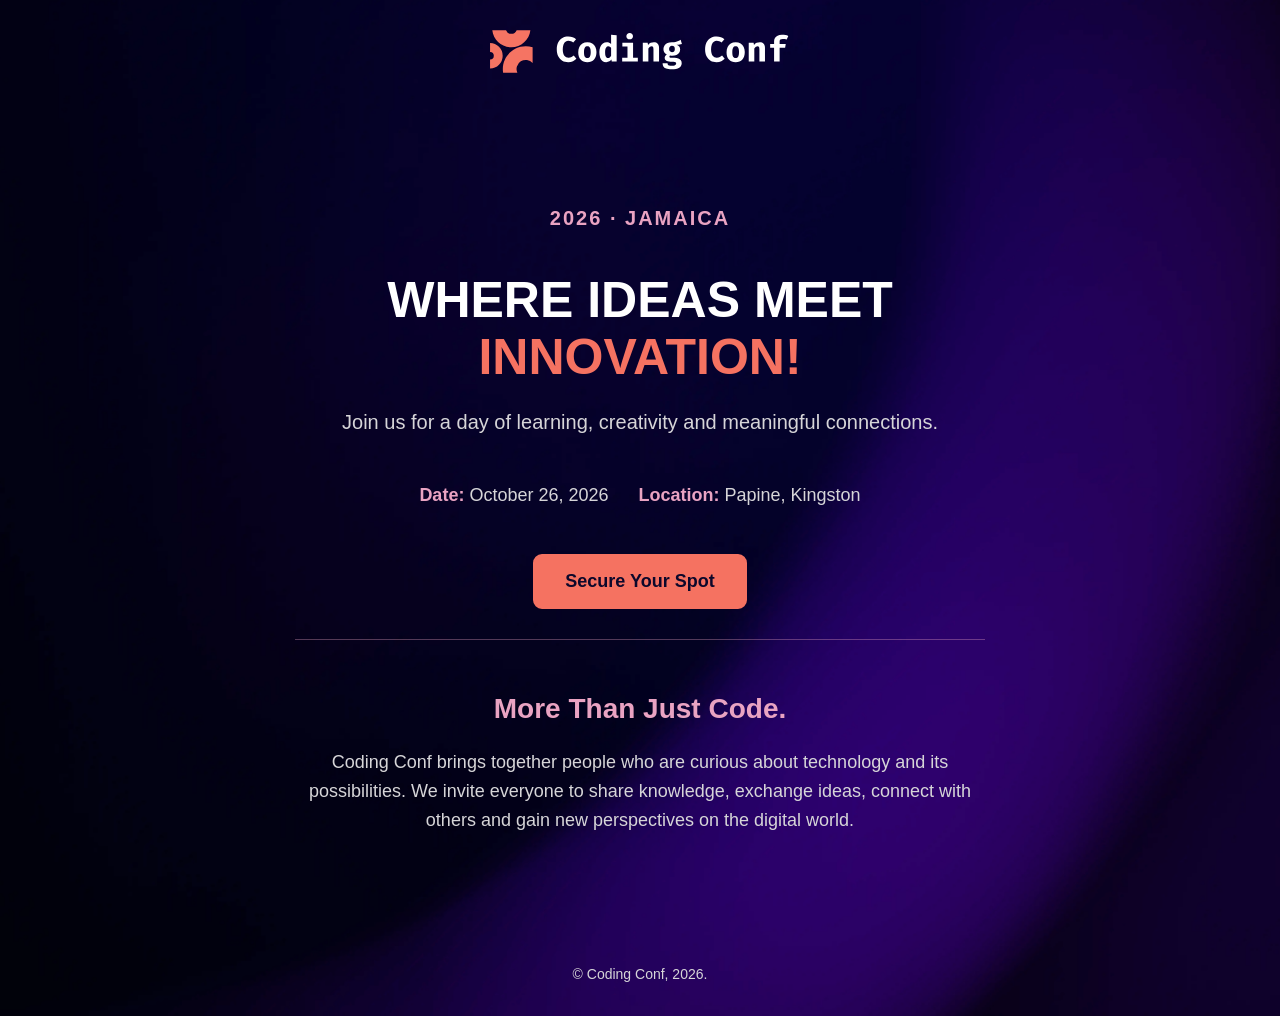
<file: index.html>
<!DOCTYPE html>
<html lang="en">
<head>
<meta charset="UTF-8">
<meta name="viewport" content="width=device-width, initial-scale=1.0">
<meta http-equiv="refresh" content="0; url=HTML/index.html">
<title>Coding Conf 2026</title>
</head>
<body>
<p>If you are not redirected, <a href="HTML/index.html">Click here to visit Coding Conf 2026.</a></p>
</body>
</html>
</file>
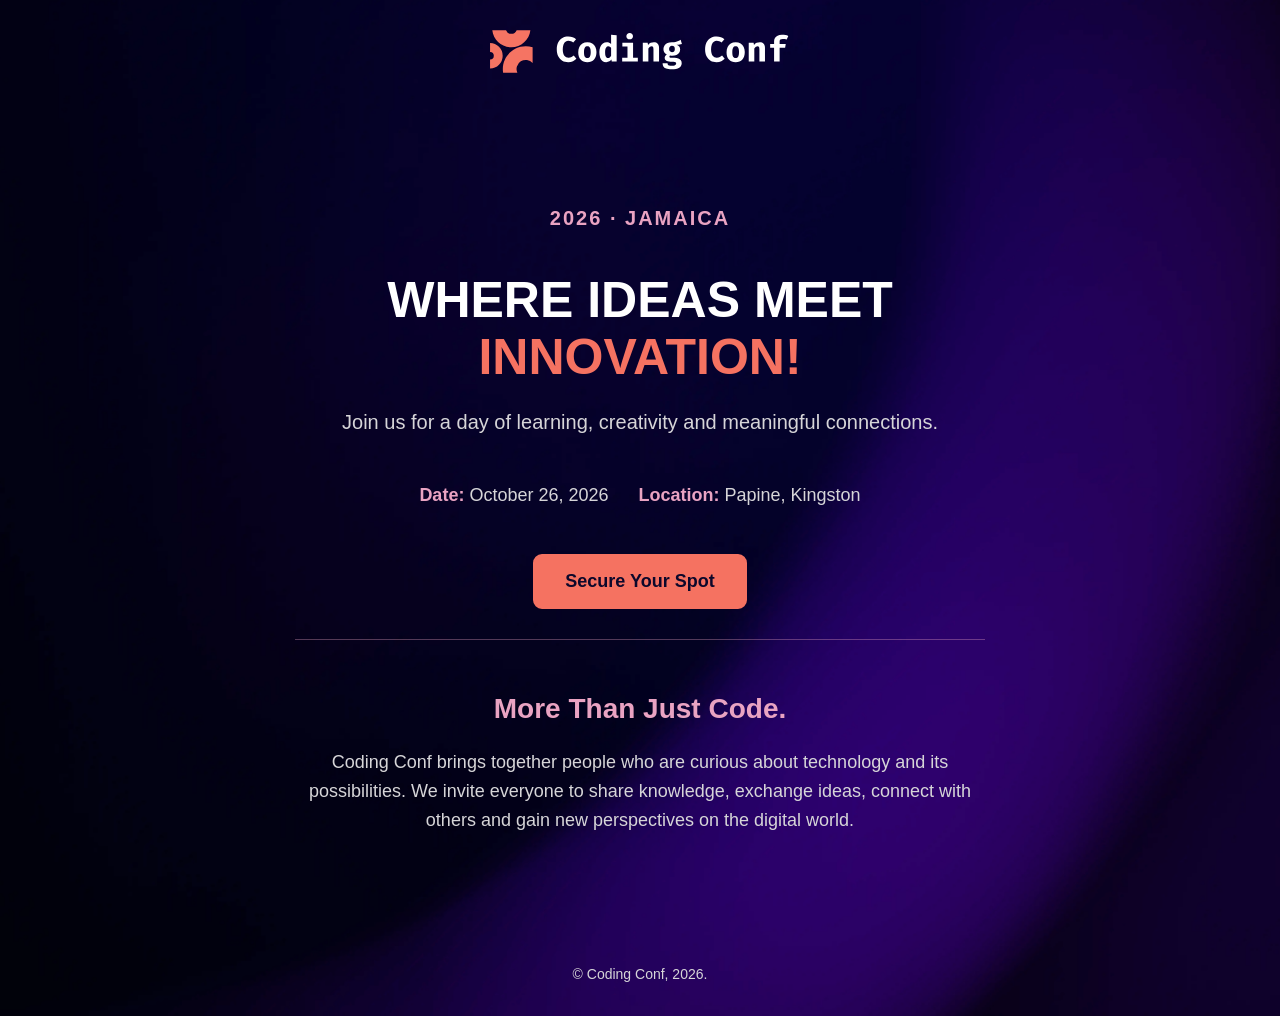
<file: HTML/index.html>
<!-- Jasmin Nelson -->
<!-- Student ID: 2303868 -->
<!-- Web Programming Individual Assignment 2 -->
<!-- HTML for the Homepage of Registration Website -->

<!DOCTYPE html>
<html lang="en">

<head>
<meta charset="UTF-8">
<meta name="viewport" content="width=device-width, initial-scale=1.0"> <!-- To adjust the website to different devices -->

<title>Coding Conf 2026 | Home</title> <!-- Browser tab -->

<link rel="icon" href="../assets/favicon-32x32.png"> <!-- Browser tab icon -->
<link rel="stylesheet" href="../css/style.css"> <!-- Connects CSS file -->
</head>

<body>

<header>
<a href="index.html" aria-label="Coding Conf home"> <!-- Logo links to the homepage -->
<img src="../assets/logo-full.svg" alt="Coding Conf logo"> <!-- Coding Conf logo -->
</a>
</header>

<main>

<section class="welcome">

<p class="eyebrow">2026 · JAMAICA</p> <!-- Intro line above heading -->

<h1>WHERE IDEAS MEET <span>INNOVATION!</span></h1>

<p>Join us for a day of learning, creativity and meaningful connections.</p>

<div class="event-info">
<p><strong>Date:</strong> October 26, 2026</p>
<p><strong>Location:</strong> Papine, Kingston</p>
</div>

<a href="login.html" class="register-button">Secure Your Spot</a>

</section>

<section class="about">

<h2>More Than Just Code.</h2>

<p>Coding Conf brings together people who are curious about technology and its possibilities. We invite everyone to share knowledge, exchange ideas, connect with others and gain new perspectives on the digital world.</p>

</section>

</main>

<footer>
<p>&copy; Coding Conf, 2026.</p>
</footer>

</body>
</html>
</file>
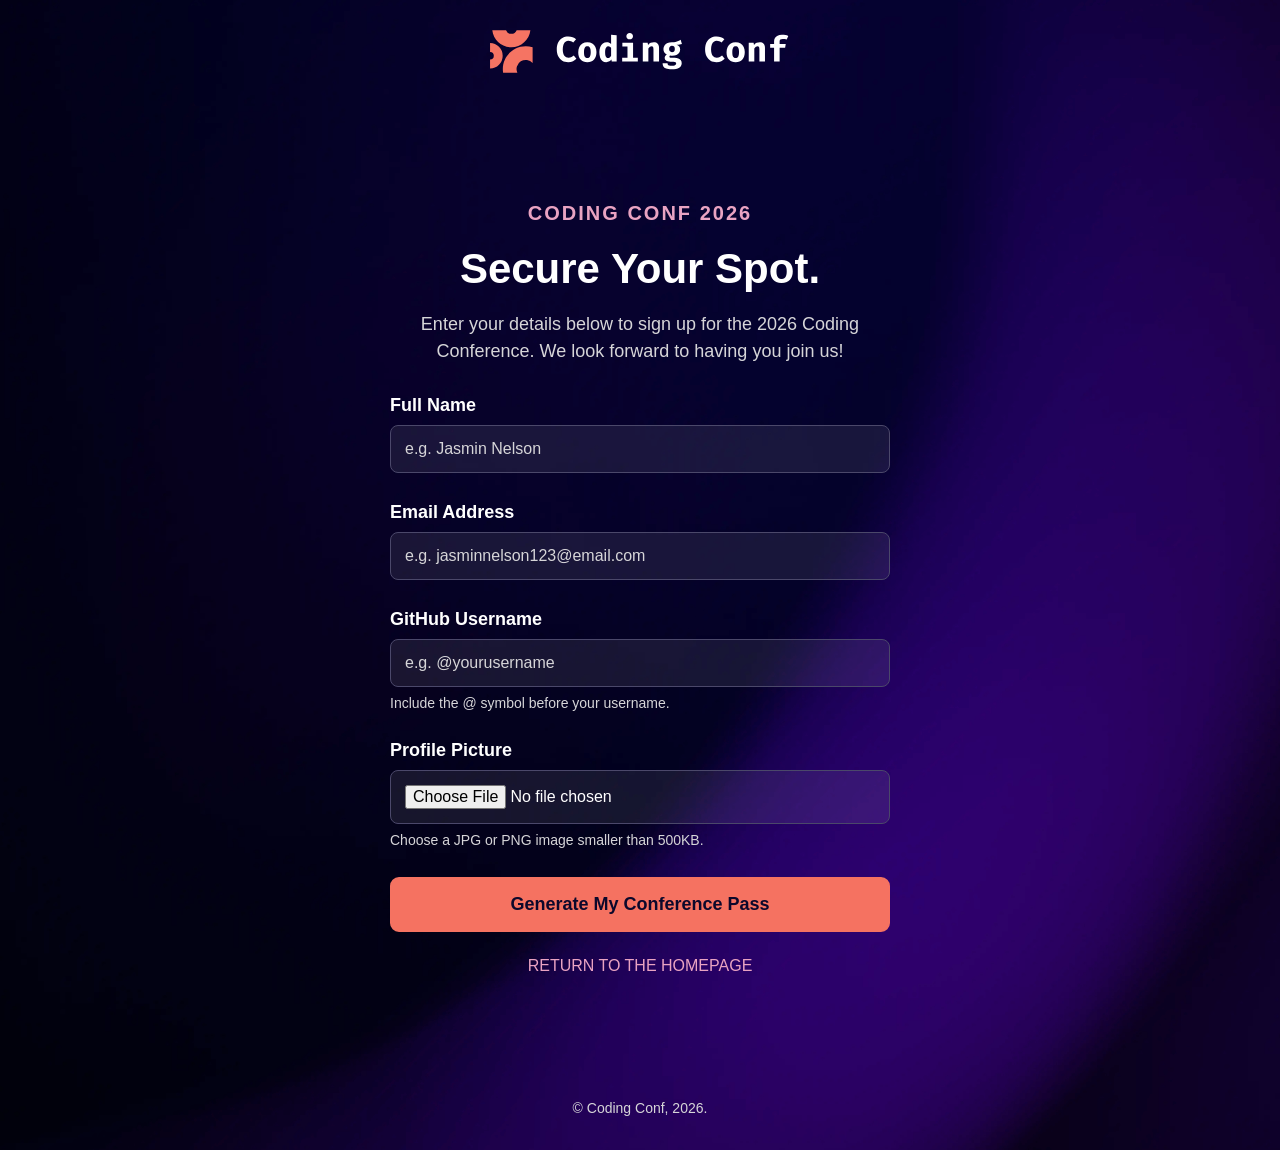
<file: HTML/login.html>
<!-- Jasmin Nelson -->
<!-- Student ID: 2303868 -->
<!-- Web Programming Individual Assignment 2 -->
<!-- HTML for the login page of Registration Website -->

<!DOCTYPE html>
<html lang="en">

<head>
<meta charset="UTF-8">
<meta name="viewport" content="width=device-width, initial-scale=1.0">

<title>Register | Coding Conf 2026</title>

<link rel="icon" href="../assets/favicon-32x32.png">
<link rel="stylesheet" href="../css/style.css">
</head>

<body>

<header>
<a href="index.html" aria-label="Coding Conf home">
<img src="../assets/logo-full.svg" alt="Coding Conf logo">
</a>
</header>

<main>

<section class="registration"> <!-- The registration form section -->
<p class="eyebrow">CODING CONF 2026</p>
<h1>Secure Your Spot.</h1>
<p class="registration-intro">Enter your details below to sign up for the 2026 Coding Conference. We look forward to having you join us!</p>

<form id="registrationForm" novalidate> <!-- JavaScript checks the form and displays errors -->

<div class="form-group"> <!-- Name field -->
<label for="fullName">Full Name</label>
<input type="text" id="fullName" name="fullName" placeholder="e.g. Jasmin Nelson" 
autocomplete="name" required aria-describedby="nameError">
<small class="error-message" id="nameError" aria-live="polite"></small>
</div>

<div class="form-group"> <!-- Email field -->
<label for="email">Email Address</label>
<input type="email" id="email" name="email" placeholder="e.g. jasminnelson123@email.com" 
autocomplete="email" required aria-describedby="emailError">
<small class="error-message" id="emailError" aria-live="polite"></small>
</div>

<div class="form-group"> <!-- GitHub username field -->
<label for="github">GitHub Username</label>
<input type="text" id="github" name="github" placeholder="e.g. @yourusername" required aria-describedby="githubHint githubError">
<small class="input-hint" id="githubHint">Include the @ symbol before your username.</small>
<small class="error-message" id="githubError" aria-live="polite"></small>
</div>

<div class="form-group"> <!-- Profile picture field -->
<label for="avatar">Profile Picture</label>
<input type="file" id="avatar" name="avatar" accept=".jpg, .jpeg, .png" required aria-describedby="avatarHint avatarError">
<small class="input-hint" id="avatarHint">Choose a JPG or PNG image smaller than 500KB.</small>
<small class="error-message" id="avatarError" aria-live="polite"></small>
</div>

<button type="submit" class="register-button">Generate My Conference Pass</button>

</form>

<p class="back-link">
<a href="index.html">RETURN TO THE HOMEPAGE</a>
</p>

</section>
</main>

<footer>
<p>&copy; Coding Conf, 2026.</p>
</footer>

<script src="../js/validation.js"></script> <!-- Connects JavaScript to the registration form -->

</body>
</html>
</file>
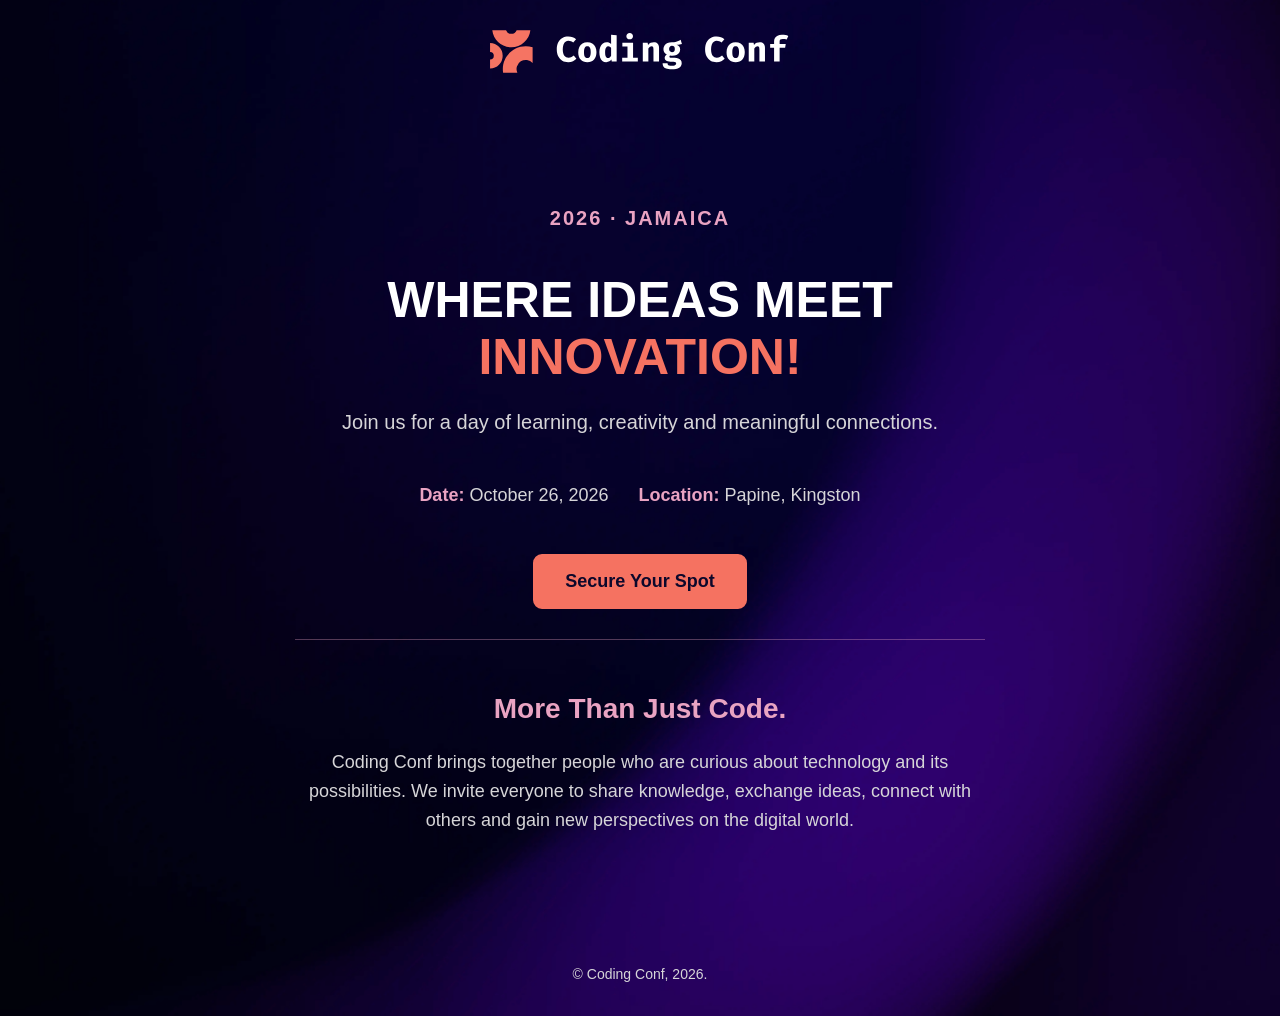
<file: HTML/ticket.html>
<!-- Jasmin Nelson -->
<!-- Student ID: 2303868 -->
<!-- Web Programming Individual Assignment 2 -->
<!-- HTML for the ticket page of Registration Website -->

<!DOCTYPE html>
<html lang="en">

<head>
<meta charset="UTF-8">
<meta name="viewport" content="width=device-width, initial-scale=1.0">

<title>Your Pass | Coding Conf, 2026</title>

<link rel="icon" href="../assets/favicon-32x32.png">
<link rel="stylesheet" href="../css/style.css">
</head>

<body>

<header>
<a href="index.html" aria-label="Coding Conf home">
<img src="../assets/logo-full.svg" alt="Coding Conf logo">
</a>
</header>

<main>

<section class="ticket-section"> <!-- Creates the ticket section -->

<p class="eyebrow">REGISTRATION CONFIRMED</p>
<h1 id="congratsMessage">Your conference pass is ready!</h1> <!-- Personalised confirmation heading -->
<p class="ticket-intro">You're all set. Please note, this pass is required for entry.</p>

<article class="ticket-card"> <!-- Creates the ticket card -->


<div class="ticket-top">
<img src="../assets/logo-full.svg" alt="Coding Conf logo">

<div class="ticket-event-details">
<p>October 26, 2026</p>
<p>Papine, Kingston</p>
</div>

<span class="ticket-label">ADMIT ONE</span>
</div>


<div class="ticket-bottom">
<img src="" alt="Attendee profile picture" id="ticketAvatar" class="ticket-avatar">

<div class="ticket-person">
<h2 id="ticketName">Attendee Name</h2>
<a href="#" id="ticketGithub" target="_blank" rel="noopener noreferrer">@username</a> <!-- Links to the user's GitHub profile -->
</div>

<p id="ticketNumber" class="ticket-number">#00000</p>
</div>


</article>

<a href="index.html" class="register-button home-button">Back to Homepage</a>

</section>
</main>


<footer>
<p>&copy; Coding Conf, 2026.</p>
</footer>

<script src="../js/ticket.js"></script> <!-- Connects JavaScript to display the saved registration details -->

</body>
</html>
</file>
<file: css/style.css>
/* Jasmin Nelson */
/* Student ID: 2303868 */
/* Web Programming Individual Assignment 2 */
/* CSS for the Registration Website */


/* The colours and font used throughout the website */
:root {--white: #ffffff; --light-grey: #d6d5d8; --dark-bg: hsl(248, 70%, 10%); --orange: hsl(7, 88%, 67%); --pink: #E9A3C2; --purple: hsl(245, 19%, 35%); --font: Arial, sans-serif;}


/* This makes the element sizes easier to control */
* {box-sizing: border-box;}


/* This styles the whole webpage */
body {margin: 0; min-height: 100vh; font-family: var(--font); color: var(--white); background-color: var(--dark-bg); background-image: url("../assets/background-desktop.png"); background-position: center; background-size: cover; background-repeat: no-repeat;}


/* This edits the top of the page */
header {text-align: center; padding: 30px 15px;}

header img {width: 300px; max-width: 100%;}


/* This styles the main content area on the page */
main {max-width: 750px; margin: 20px auto; padding: 30px;}


/* To select multiple heading elements */
:is(h1, h2) {font-weight: 800;}


/* This styles the small introduction line */
.eyebrow {color: var(--pink); font-size: 20px; font-weight: 700; letter-spacing: 2px; text-align: center;}



/* This edits the homepage welcome section */
.welcome {text-align: center; padding: 30px 0;}

.welcome h1 {font-size: clamp(32px, 5vw, 50px); line-height: 1.15; margin-bottom: 20px;}

.welcome h1 span {color: var(--orange);}

.welcome > p:not(.eyebrow) {color: var(--light-grey); font-size: 20px; line-height: 1.5;}



/* This edits the event information */
.event-info {display: flex; justify-content: center; flex-wrap: wrap; gap: 10px 30px; margin: 30px 0;}

.event-info p {color: var(--light-grey); font-size: 18px;}

.event-info strong {color: var(--pink);}



/* This styles the main buttons */
.register-button {display: inline-block; background-color: var(--orange); color: var(--dark-bg);
padding: 15px 30px; border: 2px solid var(--orange); border-radius: 9px; text-decoration: none; text-align: center; font-family: inherit; font-size: 18px; font-weight: 800; transition: 0.3s;}

.register-button:hover {background-color: var(--pink); border-color: var(--pink); color: var(--dark-bg); transform: translateY(-3px);}



/* This styles the about section */
.about {text-align: center; padding: 30px 0; border-top: 1px solid rgba(233, 163, 194, 0.35);}

.about h2 {font-size: 28px; color: var(--pink);}

.about p {color: var(--light-grey); font-size: 18px; line-height: 1.6;}



/* This styles the registration page */
.registration {max-width: 550px; margin: 0 auto; padding: 25px;}

.registration h1 {text-align: center; font-size: clamp(30px, 5vw, 42px); margin: 10px 0 12px;}

.registration-intro {text-align: center; color: var(--light-grey); font-size: 18px; line-height: 1.5; margin-bottom: 30px;}



/* The layout of the registration form */
.form-group {display: flex; flex-direction: column; margin-bottom: 22px;}

.form-group label {font-size: 18px; margin-bottom: 9px; font-weight: 700;}

.form-group input {width: 100%; padding: 14px; border: 1px solid var(--purple); border-radius: 8px; background-color: rgba(255, 255, 255, 0.08); color: var(--white); font-family: inherit;
font-size: 16px;}

.form-group input::placeholder {color: var(--light-grey);}

.form-group input:focus {outline: 2px solid var(--pink); border-color: var(--pink);}

.form-group input[type="file"] {cursor: pointer;}

.input-hint {color: var(--light-grey); font-size: 14px; margin-top: 8px;}

.error-message {color: #ff9b9b; font-size: 14px; margin-top: 7px;}



/* This styles the form submit button */
.registration .register-button {width: 100%; cursor: pointer;}

.registration .register-button:focus-visible, a:focus-visible {outline: 3px solid var(--pink); outline-offset: 5px;}



/* This link takes the user back to homepage */
.back-link {text-align: center; margin-top: 25px;}

.back-link a {color: var(--pink); text-decoration: none;}

.back-link a:hover {color: var(--orange); text-decoration: underline;}



/* The style for the ticket confirmation page */
.ticket-section {text-align: center; max-width: 750px; margin: 0 auto; padding: 20px 0 40px;}

.ticket-section h1 {font-size: clamp(30px, 5vw, 44px); margin-bottom: 15px;}

.ticket-intro {color: var(--light-grey); font-size: 18px; margin-bottom: 35px;}



/* The ticket card layout */
.ticket-card {width: 100%; max-width: 620px; margin: 0 auto 35px; padding: 25px; border: 1px solid rgba(233, 163, 194, 0.65); border-radius: 16px; background: rgba(255, 255, 255, 0.10);
backdrop-filter: blur(12px); text-align: left; box-shadow: 0 10px 30px rgba(0, 0, 0, 0.25);}

.ticket-top {padding-bottom: 25px; border-bottom: 1px dashed var(--pink);}

.ticket-top img {width: 300px; max-width: 100%; margin-bottom: 15px;}

.ticket-event-details p {color: var(--light-grey); margin: 7px 0;}

.ticket-label {display: inline-block; margin-top: 12px; padding: 5px 10px; border: 1px solid var(--orange); border-radius: 20px; color: var(--orange); font-size: 12px; font-weight: 700;
letter-spacing: 1px;}



/* The structure for the ticket card information */
.ticket-bottom {display: flex; align-items: center; gap: 15px; padding-top: 25px;}

.ticket-avatar {width: 75px; height: 75px; border-radius: 12px; object-fit: cover; border: 2px solid var(--pink); }

.ticket-person {flex: 1; min-width: 0;}

.ticket-person h2 {font-size: 22px; margin: 0 0 8px; overflow-wrap: anywhere;}

.ticket-person a {color: var(--pink); text-decoration: none; overflow-wrap: anywhere;}

.ticket-person a:hover {color: var(--orange); text-decoration: underline;}

.ticket-number {color: var(--light-grey); font-size: 16px; writing-mode: vertical-rl; letter-spacing: 2px;}

.home-button {margin-top: 10px;}



/* This styles the footer */
footer {text-align: center; padding: 20px; color: var(--light-grey); font-size: 14px;}


/* This makes the layout responsive for tablets */
@media (max-width: 900px) {body {background-image: url("../assets/background-tablet.png");} }



/* This makes the layout responsive for phones */
@media (max-width: 600px) {body {background-image: url("../assets/background-mobile.png"); }

header {padding: 20px 10px;}

main {width: 90%; padding: 15px 0;}

.welcome h1 {font-size: 34px;}

.welcome > p:not(.eyebrow) {font-size: 17px;}

.event-info {flex-direction: column; gap: 5px;}

.event-info p {margin: 5px;}

.about p {font-size: 16px;}

.register-button {width: 100%;max-width: 300px;}

.registration {width: 100%; padding: 15px 5px;}

.registration-intro {font-size: 16px;}

.form-group label {font-size: 16px;}

.ticket-section {padding: 15px 5px 30px;}

.ticket-card {padding: 18px;}

.ticket-bottom {flex-wrap: wrap;}

.ticket-avatar {width: 60px; height: 60px;}

.ticket-person h2 {font-size: 18px;}

.ticket-number {margin-left: auto;}}


/* This is for very small phone screens */
@media (max-width: 360px) {.ticket-bottom {gap: 10px;} .ticket-avatar {width: 52px; height: 52px;} .ticket-person h2 {font-size: 16px;}}


/* This controls the spacing when moving to different sections */
:where(.about, .registration, .ticket-section) {scroll-margin-top: 20px;}


/* This highlights a form label when its input is selected */
.form-group:has(input:focus) label {color: var(--pink);}
</file>
